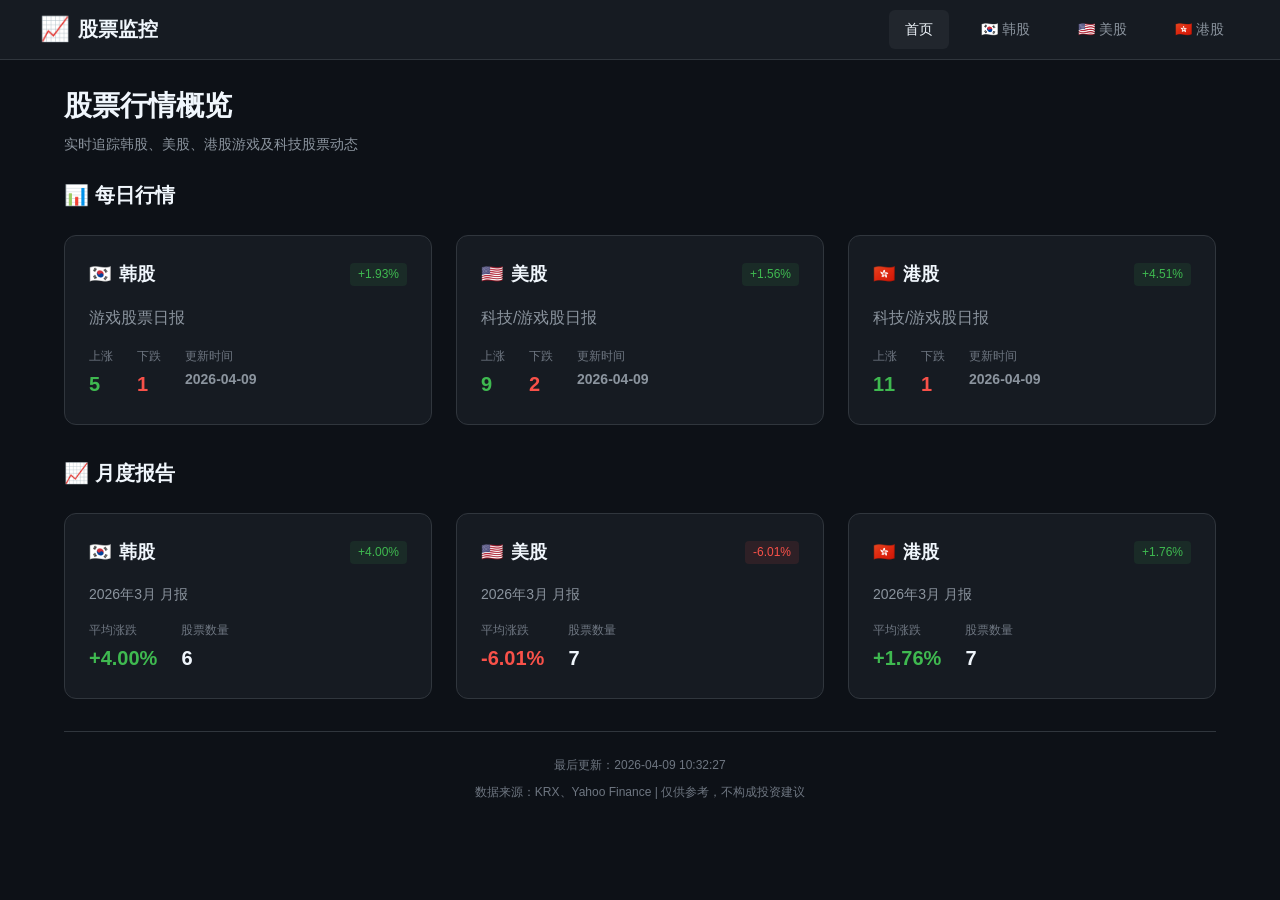
<file: docs/index.html>
<!DOCTYPE html>
<html lang="zh-CN">
<head>
  <meta charset="UTF-8">
  <meta name="viewport" content="width=device-width, initial-scale=1.0">
  <title>股票监控 - 每日行情</title>
  <link rel="stylesheet" href="css/style.css">
  <link rel="icon" href="data:image/svg+xml,<svg xmlns='http://www.w3.org/2000/svg' viewBox='0 0 100 100'><text y='.9em' font-size='90'>📈</text></svg>">
</head>
<body>
  <header class="header">
    <div class="header-content">
      <a href="index.html" class="logo">
        <span class="logo-icon">📈</span>
        <span>股票监控</span>
      </a>
      <nav class="nav">
        <a href="index.html" class="nav-link active">首页</a>
        <a href="kr.html" class="nav-link">🇰🇷 韩股</a>
        <a href="us.html" class="nav-link">🇺🇸 美股</a>
        <a href="hk.html" class="nav-link">🇭🇰 港股</a>
      </nav>
    </div>
  </header>

  <main class="main">
    <h1 class="page-title">股票行情概览</h1>
    <p class="page-subtitle">实时追踪韩股、美股、港股游戏及科技股票动态</p>

    <!-- Shift Up 快讯 -->
    <div id="shiftup-alert" class="alert-section" style="display: none;"></div>

    <!-- 市场日报概览 -->
    <section class="section">
      <h2 class="section-title">📊 每日行情</h2>
      <div id="market-cards" class="market-grid">
        <!-- 骨架屏占位 -->
        <div class="card skeleton" style="height: 180px;"></div>
        <div class="card skeleton" style="height: 180px;"></div>
        <div class="card skeleton" style="height: 180px;"></div>
      </div>
    </section>

    <!-- 月报区域 -->
    <section class="section">
      <h2 class="section-title">📈 月度报告</h2>
      <div id="monthly-cards" class="market-grid">
        <!-- 骨架屏占位 -->
        <div class="card skeleton" style="height: 150px;"></div>
        <div class="card skeleton" style="height: 150px;"></div>
        <div class="card skeleton" style="height: 150px;"></div>
      </div>
    </section>

    <!-- 底部信息 -->
    <footer class="footer">
      <div class="footer-update">
        最后更新：<span id="footer-time">-</span>
      </div>
      <div>数据来源：KRX、Yahoo Finance | 仅供参考，不构成投资建议</div>
    </footer>
  </main>

  <script src="js/main.js"></script>
</body>
</html>
</file>
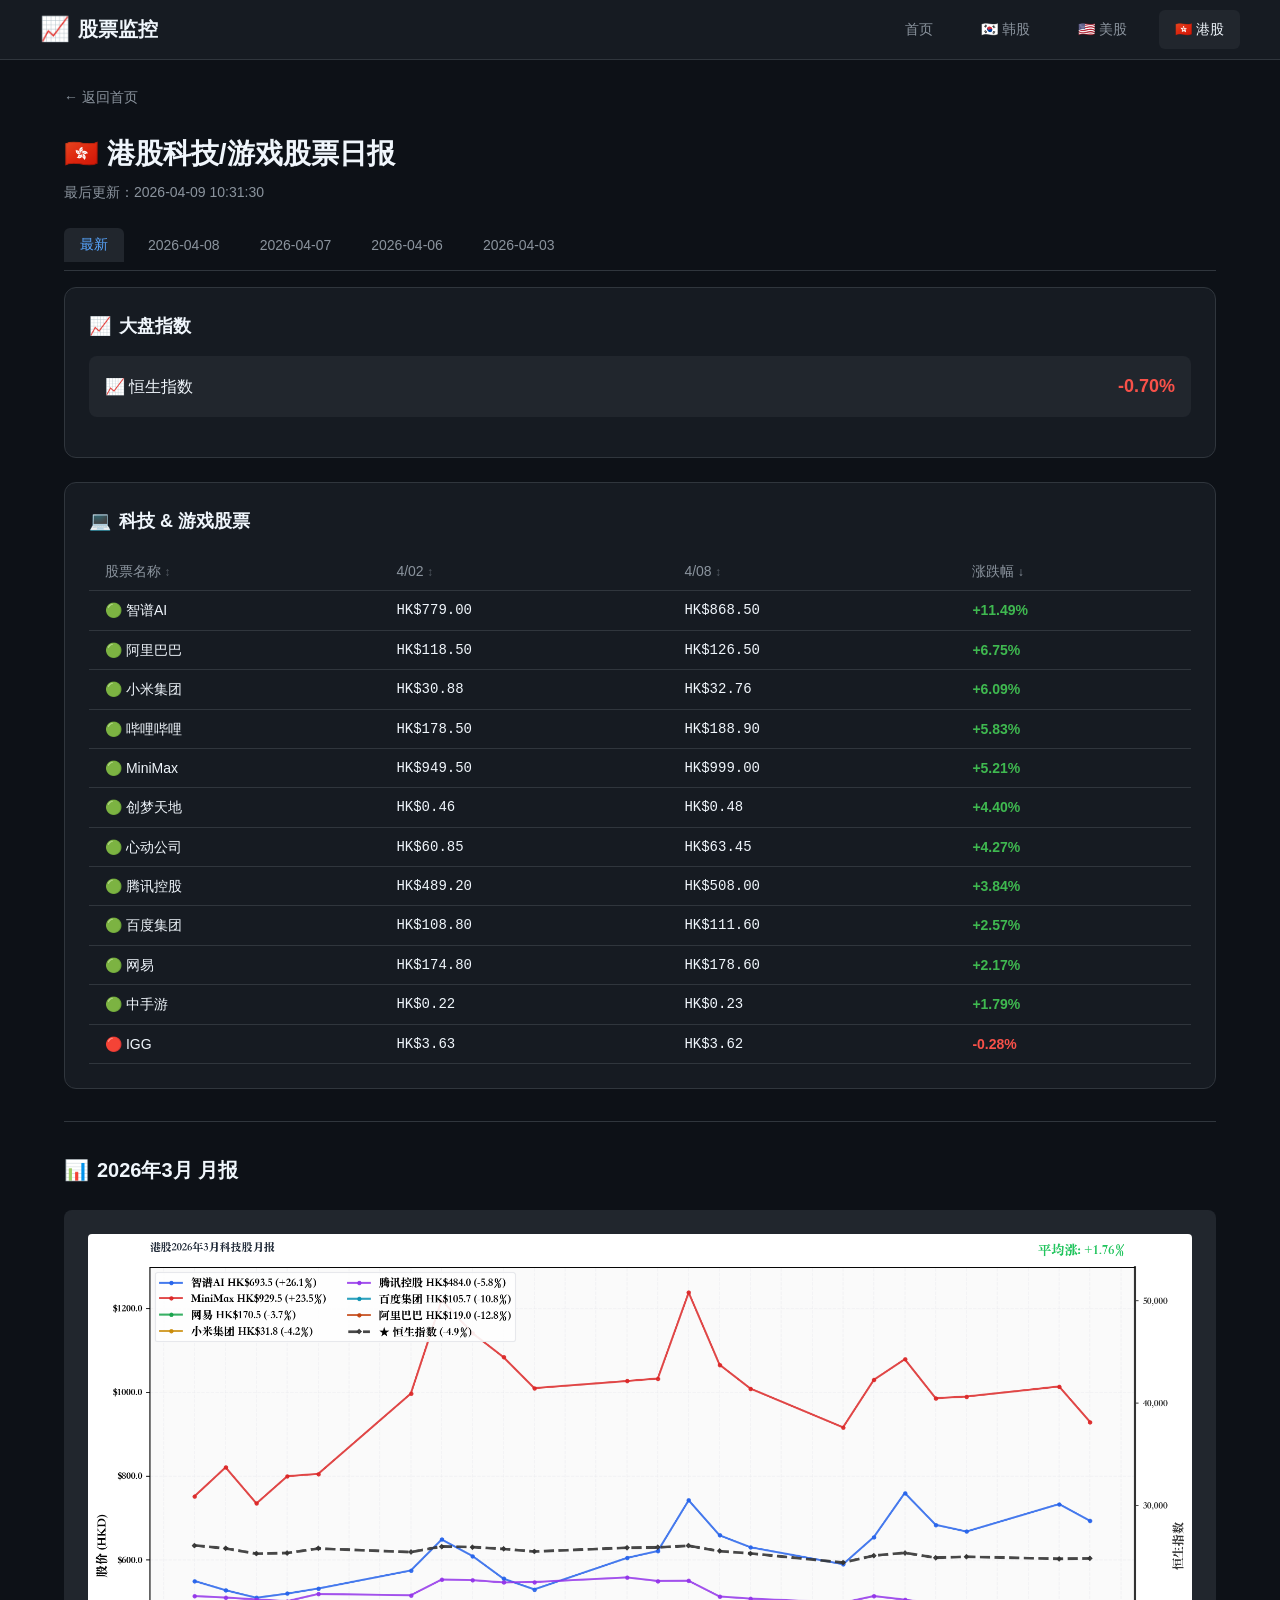
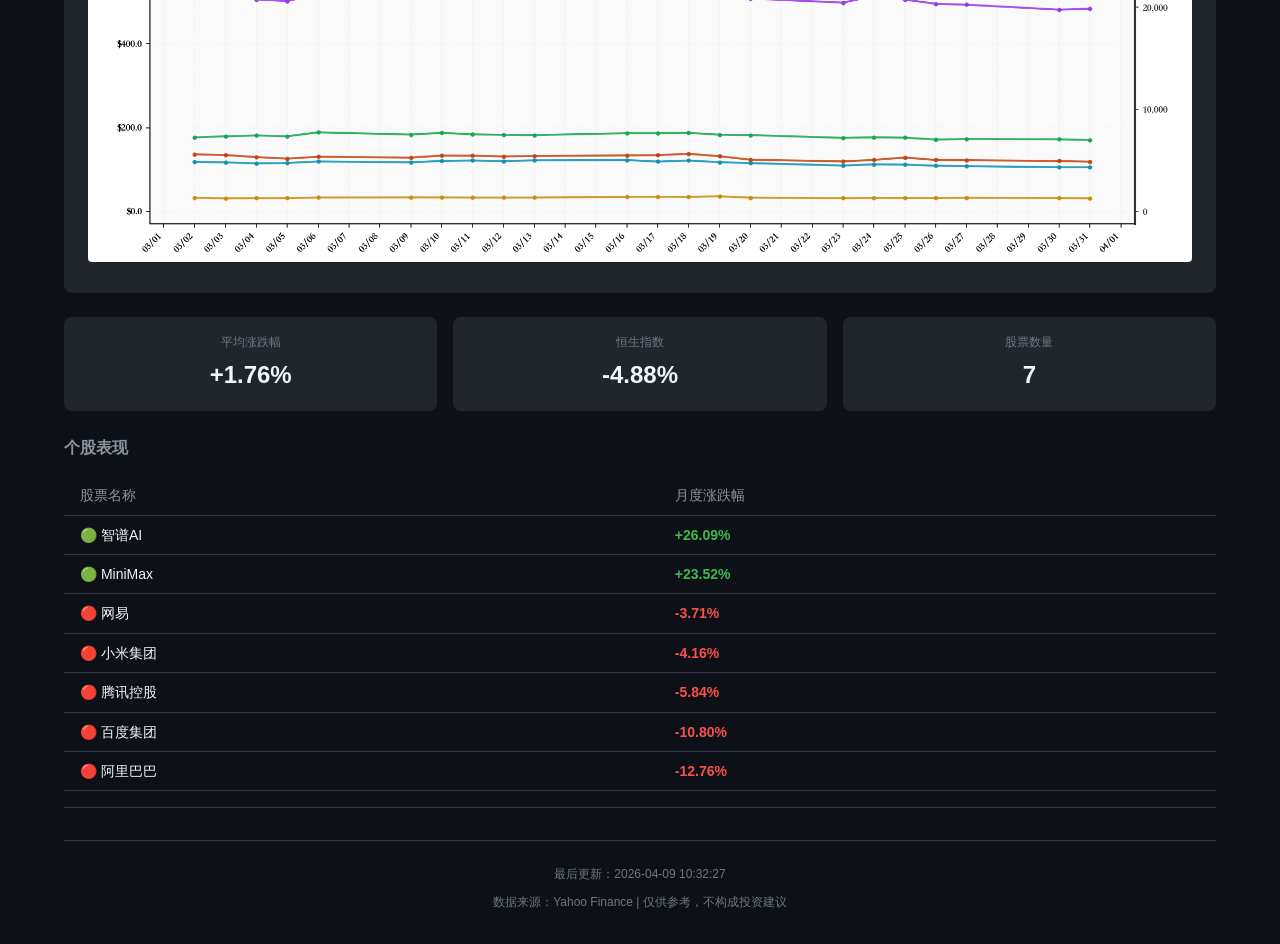
<file: docs/hk.html>
<!DOCTYPE html>
<html lang="zh-CN">
<head>
  <meta charset="UTF-8">
  <meta name="viewport" content="width=device-width, initial-scale=1.0">
  <title>港股日报 - 股票监控</title>
  <link rel="stylesheet" href="css/style.css">
  <link rel="icon" href="data:image/svg+xml,<svg xmlns='http://www.w3.org/2000/svg' viewBox='0 0 100 100'><text y='.9em' font-size='90'>🇭🇰</text></svg>">
</head>
<body>
  <header class="header">
    <div class="header-content">
      <a href="index.html" class="logo">
        <span class="logo-icon">📈</span>
        <span>股票监控</span>
      </a>
      <nav class="nav">
        <a href="index.html" class="nav-link">首页</a>
        <a href="kr.html" class="nav-link">🇰🇷 韩股</a>
        <a href="us.html" class="nav-link">🇺🇸 美股</a>
        <a href="hk.html" class="nav-link active">🇭🇰 港股</a>
      </nav>
    </div>
  </header>

  <main class="main">
    <a href="index.html" class="back-link">← 返回首页</a>
    
    <h1 class="page-title">🇭🇰 港股科技/游戏股票日报</h1>
    <p class="page-subtitle">
      最后更新：<span id="update-time">-</span>
    </p>

    <!-- 休市提醒 -->
    <div id="holiday-notice"></div>

    <!-- 历史数据选项卡 -->
    <div id="history-tabs"></div>

    <!-- 日报内容 -->
    <div class="card fade-in">
      <div class="card-header">
        <div class="card-title">
          <span>📈</span>
          <span>大盘指数</span>
        </div>
      </div>
      <div id="market-index">
        <div class="skeleton" style="height: 60px;"></div>
      </div>
    </div>

    <div class="card fade-in" style="margin-top: var(--spacing-lg);">
      <div class="card-header">
        <div class="card-title">
          <span>💻</span>
          <span>科技 & 游戏股票</span>
        </div>
      </div>
      <div id="stock-table">
        <div class="skeleton" style="height: 300px;"></div>
      </div>
    </div>

    <!-- AI 分析 -->
    <div id="ai-analysis" style="margin-top: var(--spacing-lg);"></div>

    <!-- 月报区块 -->
    <div class="monthly-section">
      <div id="monthly-section">
        <div class="loading">
          <div class="loading-spinner"></div>
          <div style="margin-top: var(--spacing-md);">加载月报数据...</div>
        </div>
      </div>
    </div>

    <!-- 底部信息 -->
    <footer class="footer">
      <div class="footer-update">
        最后更新：<span id="footer-time">-</span>
      </div>
      <div>数据来源：Yahoo Finance | 仅供参考，不构成投资建议</div>
    </footer>
  </main>

  <script src="js/main.js"></script>
</body>
</html>
</file>
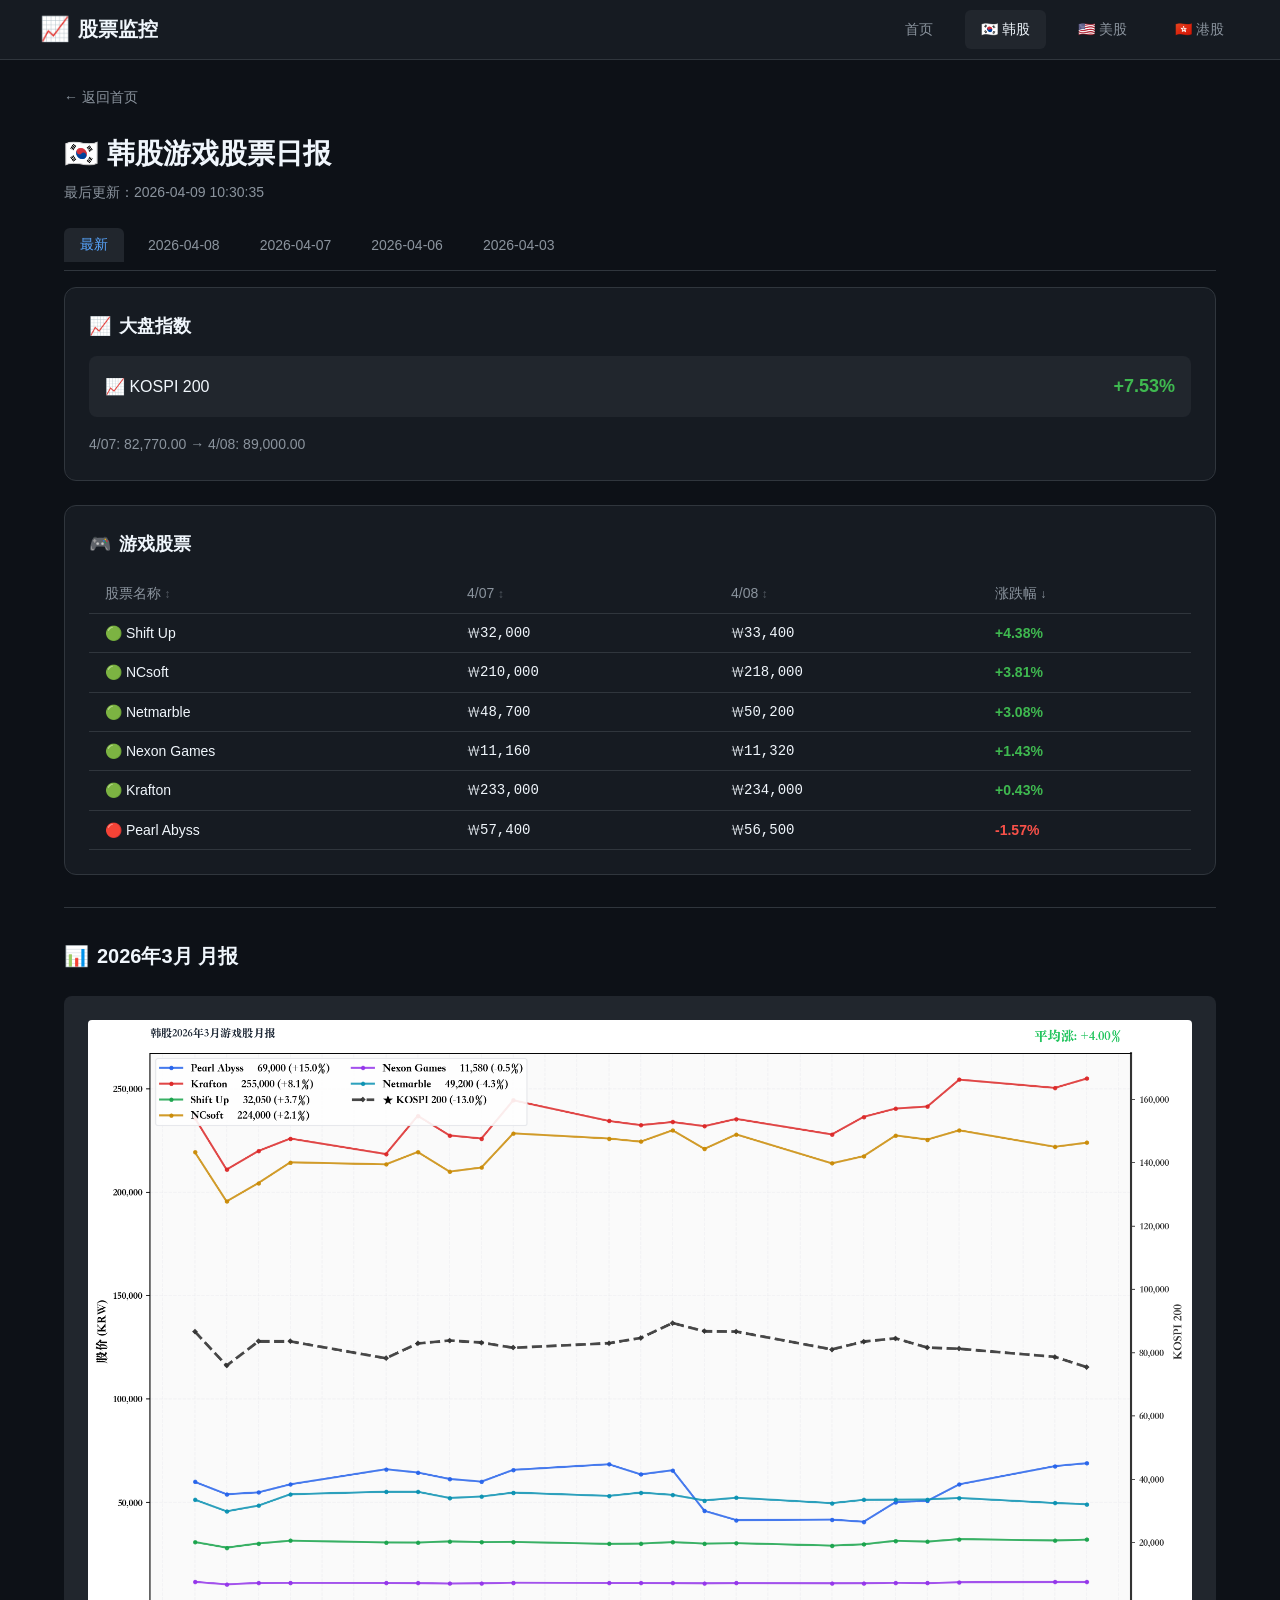
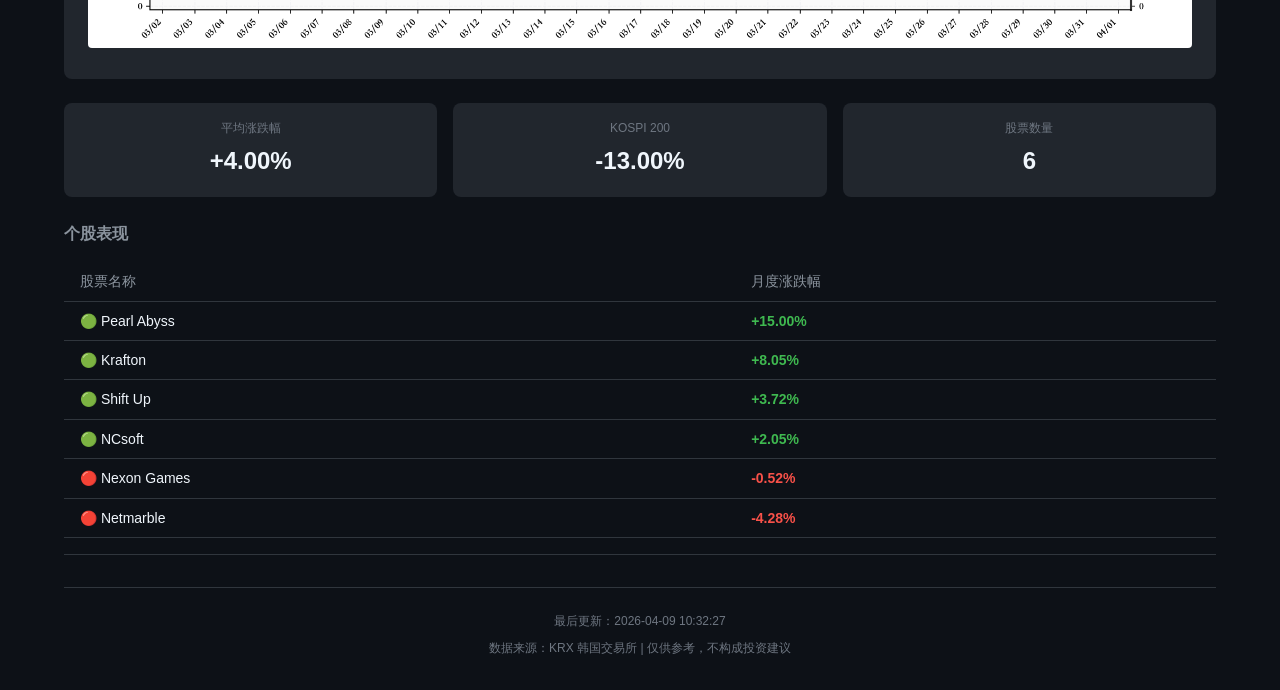
<file: docs/kr.html>
<!DOCTYPE html>
<html lang="zh-CN">
<head>
  <meta charset="UTF-8">
  <meta name="viewport" content="width=device-width, initial-scale=1.0">
  <title>韩股日报 - 股票监控</title>
  <link rel="stylesheet" href="css/style.css">
  <link rel="icon" href="data:image/svg+xml,<svg xmlns='http://www.w3.org/2000/svg' viewBox='0 0 100 100'><text y='.9em' font-size='90'>🇰🇷</text></svg>">
</head>
<body>
  <header class="header">
    <div class="header-content">
      <a href="index.html" class="logo">
        <span class="logo-icon">📈</span>
        <span>股票监控</span>
      </a>
      <nav class="nav">
        <a href="index.html" class="nav-link">首页</a>
        <a href="kr.html" class="nav-link active">🇰🇷 韩股</a>
        <a href="us.html" class="nav-link">🇺🇸 美股</a>
        <a href="hk.html" class="nav-link">🇭🇰 港股</a>
      </nav>
    </div>
  </header>

  <main class="main">
    <a href="index.html" class="back-link">← 返回首页</a>
    
    <h1 class="page-title">🇰🇷 韩股游戏股票日报</h1>
    <p class="page-subtitle">
      最后更新：<span id="update-time">-</span>
    </p>

    <!-- 休市提醒 -->
    <div id="holiday-notice"></div>

    <!-- 历史数据选项卡 -->
    <div id="history-tabs"></div>

    <!-- 日报内容 -->
    <div class="card fade-in">
      <div class="card-header">
        <div class="card-title">
          <span>📈</span>
          <span>大盘指数</span>
        </div>
      </div>
      <div id="market-index">
        <div class="skeleton" style="height: 60px;"></div>
      </div>
    </div>

    <div class="card fade-in" style="margin-top: var(--spacing-lg);">
      <div class="card-header">
        <div class="card-title">
          <span>🎮</span>
          <span>游戏股票</span>
        </div>
      </div>
      <div id="stock-table">
        <div class="skeleton" style="height: 200px;"></div>
      </div>
    </div>

    <!-- AI 分析 -->
    <div id="ai-analysis" style="margin-top: var(--spacing-lg);"></div>

    <!-- 月报区块 -->
    <div class="monthly-section">
      <div id="monthly-section">
        <div class="loading">
          <div class="loading-spinner"></div>
          <div style="margin-top: var(--spacing-md);">加载月报数据...</div>
        </div>
      </div>
    </div>

    <!-- 底部信息 -->
    <footer class="footer">
      <div class="footer-update">
        最后更新：<span id="footer-time">-</span>
      </div>
      <div>数据来源：KRX 韩国交易所 | 仅供参考，不构成投资建议</div>
    </footer>
  </main>

  <script src="js/main.js"></script>
</body>
</html>
</file>
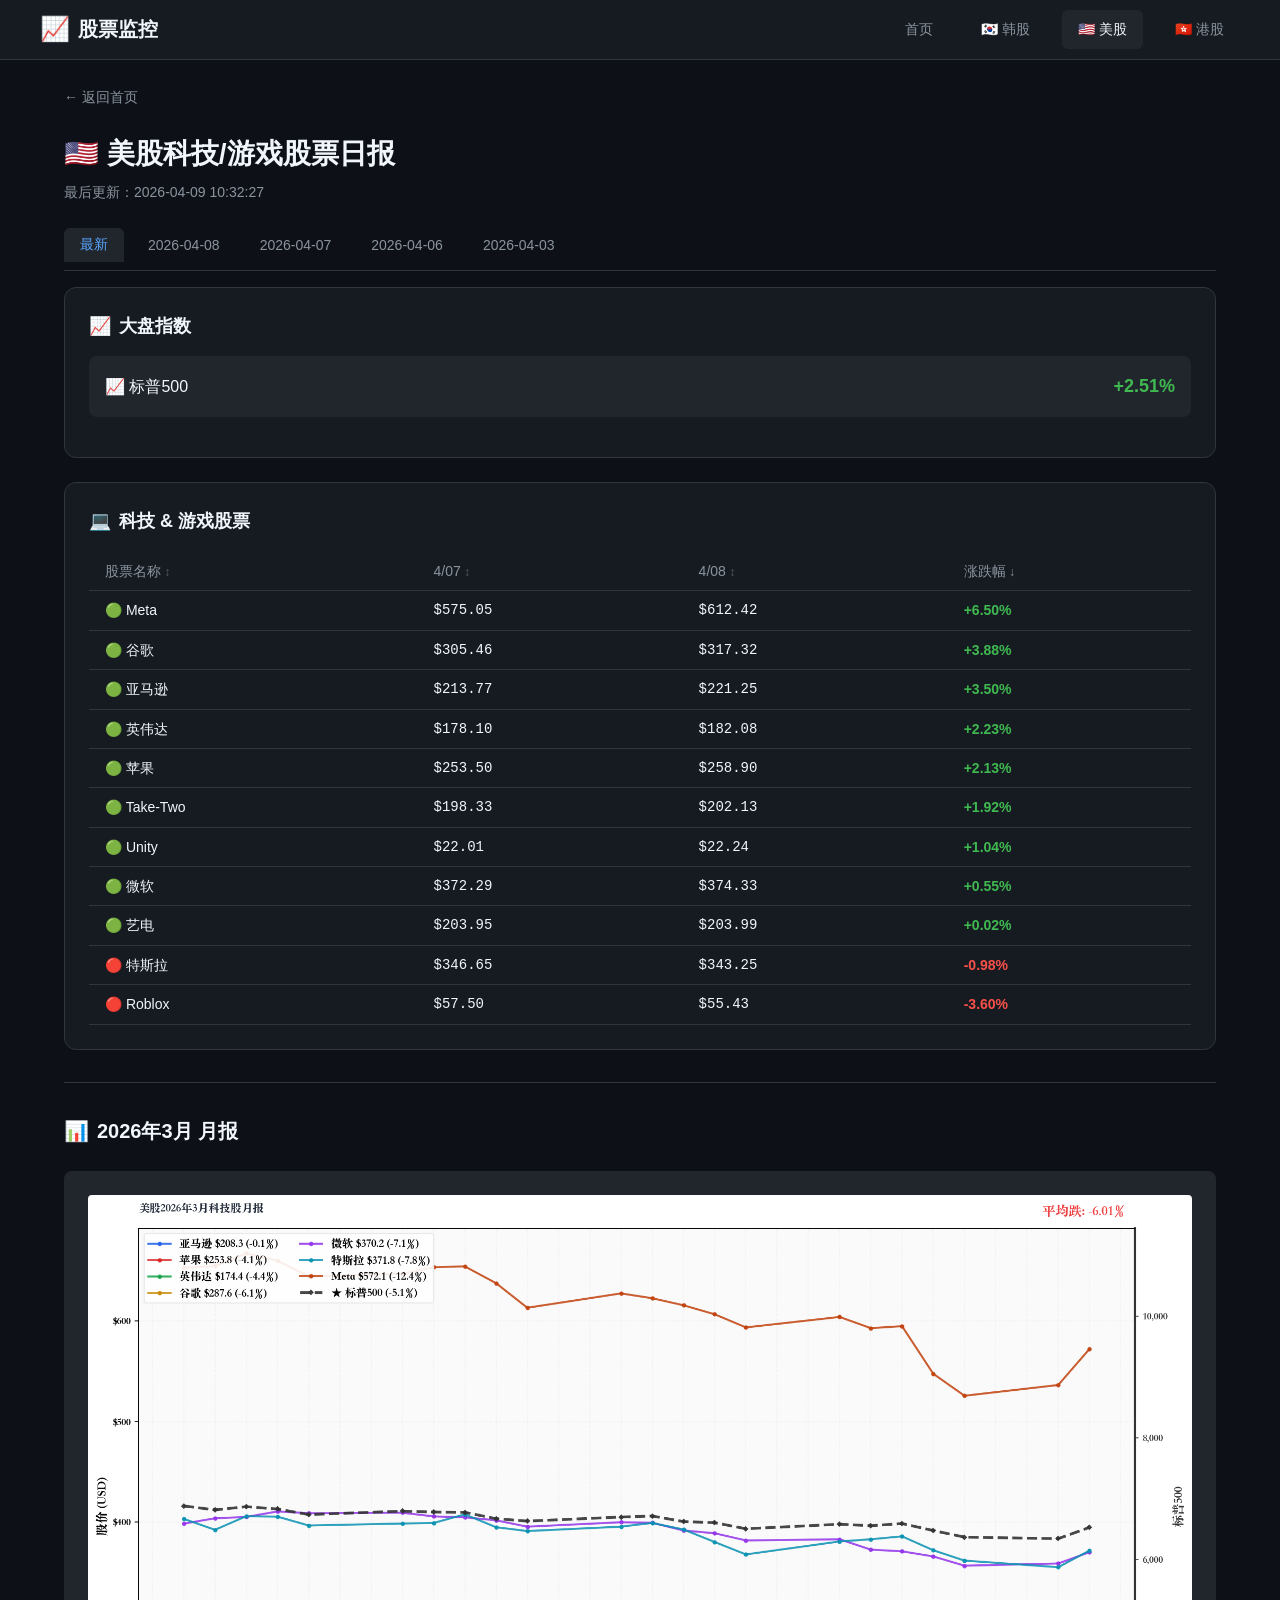
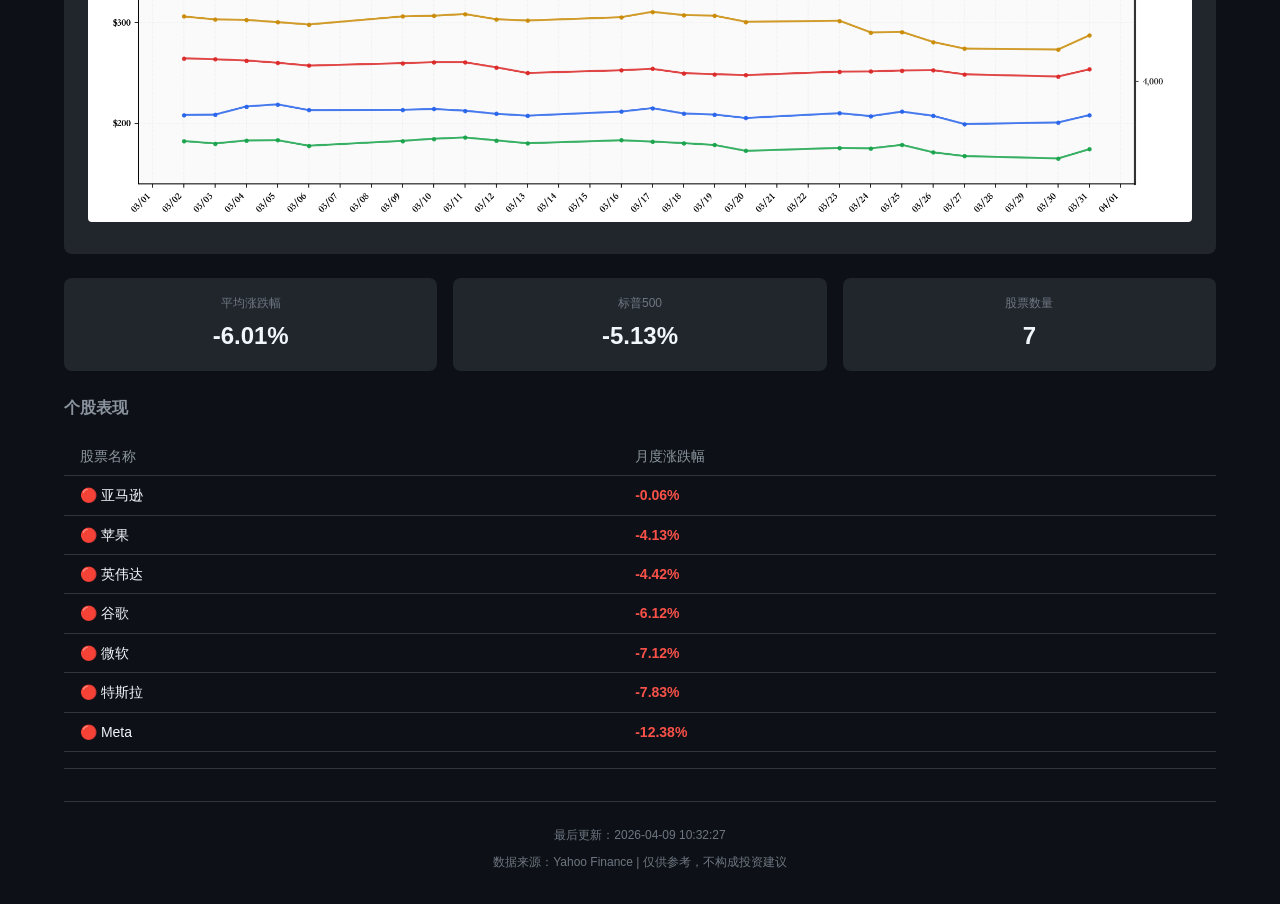
<file: docs/us.html>
<!DOCTYPE html>
<html lang="zh-CN">
<head>
  <meta charset="UTF-8">
  <meta name="viewport" content="width=device-width, initial-scale=1.0">
  <title>美股日报 - 股票监控</title>
  <link rel="stylesheet" href="css/style.css">
  <link rel="icon" href="data:image/svg+xml,<svg xmlns='http://www.w3.org/2000/svg' viewBox='0 0 100 100'><text y='.9em' font-size='90'>🇺🇸</text></svg>">
</head>
<body>
  <header class="header">
    <div class="header-content">
      <a href="index.html" class="logo">
        <span class="logo-icon">📈</span>
        <span>股票监控</span>
      </a>
      <nav class="nav">
        <a href="index.html" class="nav-link">首页</a>
        <a href="kr.html" class="nav-link">🇰🇷 韩股</a>
        <a href="us.html" class="nav-link active">🇺🇸 美股</a>
        <a href="hk.html" class="nav-link">🇭🇰 港股</a>
      </nav>
    </div>
  </header>

  <main class="main">
    <a href="index.html" class="back-link">← 返回首页</a>
    
    <h1 class="page-title">🇺🇸 美股科技/游戏股票日报</h1>
    <p class="page-subtitle">
      最后更新：<span id="update-time">-</span>
    </p>

    <!-- 休市提醒 -->
    <div id="holiday-notice"></div>

    <!-- 历史数据选项卡 -->
    <div id="history-tabs"></div>

    <!-- 日报内容 -->
    <div class="card fade-in">
      <div class="card-header">
        <div class="card-title">
          <span>📈</span>
          <span>大盘指数</span>
        </div>
      </div>
      <div id="market-index">
        <div class="skeleton" style="height: 60px;"></div>
      </div>
    </div>

    <div class="card fade-in" style="margin-top: var(--spacing-lg);">
      <div class="card-header">
        <div class="card-title">
          <span>💻</span>
          <span>科技 & 游戏股票</span>
        </div>
      </div>
      <div id="stock-table">
        <div class="skeleton" style="height: 300px;"></div>
      </div>
    </div>

    <!-- AI 分析 -->
    <div id="ai-analysis" style="margin-top: var(--spacing-lg);"></div>

    <!-- 月报区块 -->
    <div class="monthly-section">
      <div id="monthly-section">
        <div class="loading">
          <div class="loading-spinner"></div>
          <div style="margin-top: var(--spacing-md);">加载月报数据...</div>
        </div>
      </div>
    </div>

    <!-- 底部信息 -->
    <footer class="footer">
      <div class="footer-update">
        最后更新：<span id="footer-time">-</span>
      </div>
      <div>数据来源：Yahoo Finance | 仅供参考，不构成投资建议</div>
    </footer>
  </main>

  <script src="js/main.js"></script>
</body>
</html>
</file>
<file: docs/css/style.css>
/* 
 * 股票监控网页 - 统一样式
 * 采用现代简约金融风格，深色主题
 */

:root {
  /* 颜色变量 */
  --bg-primary: #0d1117;
  --bg-secondary: #161b22;
  --bg-tertiary: #21262d;
  --text-primary: #f0f6fc;
  --text-secondary: #8b949e;
  --text-muted: #6e7681;
  --border-color: #30363d;
  --accent-color: #58a6ff;
  --green-color: #3fb950;
  --red-color: #f85149;
  --green-bg: rgba(63, 185, 80, 0.1);
  --red-bg: rgba(248, 81, 73, 0.1);
  
  /* 尺寸变量 */
  --max-width: 1200px;
  --header-height: 60px;
  --card-radius: 12px;
  --spacing-xs: 4px;
  --spacing-sm: 8px;
  --spacing-md: 16px;
  --spacing-lg: 24px;
  --spacing-xl: 32px;
}

* {
  margin: 0;
  padding: 0;
  box-sizing: border-box;
}

body {
  font-family: -apple-system, BlinkMacSystemFont, 'Segoe UI', 'PingFang SC', 'Hiragino Sans GB', 'Microsoft YaHei', sans-serif;
  background-color: var(--bg-primary);
  color: var(--text-primary);
  line-height: 1.6;
  min-height: 100vh;
}

a {
  color: var(--accent-color);
  text-decoration: none;
  transition: opacity 0.2s;
}

a:hover {
  opacity: 0.8;
}

/* 骨架屏动画 */
@keyframes shimmer {
  0% {
    background-position: -200% 0;
  }
  100% {
    background-position: 200% 0;
  }
}

.skeleton {
  background: linear-gradient(90deg, var(--bg-tertiary) 25%, var(--bg-secondary) 50%, var(--bg-tertiary) 75%);
  background-size: 200% 100%;
  animation: shimmer 1.5s infinite;
  border-radius: 4px;
}

/* 淡入动画 */
@keyframes fadeIn {
  from {
    opacity: 0;
    transform: translateY(10px);
  }
  to {
    opacity: 1;
    transform: translateY(0);
  }
}

.fade-in {
  animation: fadeIn 0.3s ease-out forwards;
}

/* 顶部导航 */
.header {
  position: fixed;
  top: 0;
  left: 0;
  right: 0;
  height: var(--header-height);
  background: var(--bg-secondary);
  border-bottom: 1px solid var(--border-color);
  z-index: 100;
  display: flex;
  align-items: center;
  padding: 0 var(--spacing-lg);
}

.header-content {
  max-width: var(--max-width);
  margin: 0 auto;
  width: 100%;
  display: flex;
  align-items: center;
  justify-content: space-between;
}

.logo {
  display: flex;
  align-items: center;
  gap: var(--spacing-sm);
  font-size: 1.25rem;
  font-weight: 600;
  color: var(--text-primary);
}

.logo-icon {
  font-size: 1.5rem;
}

.nav {
  display: flex;
  gap: var(--spacing-md);
}

.nav-link {
  padding: var(--spacing-sm) var(--spacing-md);
  border-radius: 6px;
  color: var(--text-secondary);
  font-size: 0.875rem;
  font-weight: 500;
  transition: all 0.2s;
}

.nav-link:hover,
.nav-link.active {
  background: var(--bg-tertiary);
  color: var(--text-primary);
}

/* 主内容区域 */
.main {
  max-width: var(--max-width);
  margin: 0 auto;
  padding: calc(var(--header-height) + var(--spacing-lg)) var(--spacing-lg) var(--spacing-xl);
}

/* 页面标题 */
.page-title {
  font-size: 1.75rem;
  font-weight: 600;
  margin-bottom: var(--spacing-xs);
}

.page-subtitle {
  color: var(--text-secondary);
  font-size: 0.875rem;
  margin-bottom: var(--spacing-lg);
}

/* 卡片通用样式 */
.card {
  background: var(--bg-secondary);
  border: 1px solid var(--border-color);
  border-radius: var(--card-radius);
  padding: var(--spacing-lg);
  transition: transform 0.2s, box-shadow 0.2s;
}

.card:hover {
  transform: translateY(-2px);
  box-shadow: 0 8px 24px rgba(0, 0, 0, 0.3);
}

.card-header {
  display: flex;
  align-items: center;
  justify-content: space-between;
  margin-bottom: var(--spacing-md);
}

.card-title {
  font-size: 1.125rem;
  font-weight: 600;
  display: flex;
  align-items: center;
  gap: var(--spacing-sm);
}

.card-badge {
  font-size: 0.75rem;
  padding: 2px 8px;
  border-radius: 4px;
  font-weight: 500;
}

.card-badge.up {
  background: var(--green-bg);
  color: var(--green-color);
}

.card-badge.down {
  background: var(--red-bg);
  color: var(--red-color);
}

/* 市场概览卡片网格 */
.market-grid {
  display: grid;
  grid-template-columns: repeat(auto-fit, minmax(320px, 1fr));
  gap: var(--spacing-lg);
  margin-bottom: var(--spacing-lg);
}

.market-card {
  cursor: pointer;
}

.market-card .market-name {
  font-size: 1rem;
  color: var(--text-secondary);
  margin-bottom: var(--spacing-xs);
}

.market-card .market-stats {
  display: flex;
  gap: var(--spacing-lg);
  margin-top: var(--spacing-md);
}

/* 区域/板块 */
.section {
  margin-bottom: var(--spacing-xl);
}

.section-title {
  font-size: 1.25rem;
  font-weight: 600;
  margin-bottom: var(--spacing-lg);
  display: flex;
  align-items: center;
  gap: var(--spacing-sm);
  color: var(--text-primary);
}

/* 月报卡片 */
.monthly-card {
  cursor: pointer;
}

.monthly-card .market-name {
  font-size: 0.875rem;
  color: var(--text-secondary);
  margin-bottom: var(--spacing-xs);
}

.monthly-card .market-stats {
  display: flex;
  gap: var(--spacing-lg);
  margin-top: var(--spacing-md);
}

.market-stat {
  display: flex;
  flex-direction: column;
}

.market-stat-label {
  font-size: 0.75rem;
  color: var(--text-muted);
  margin-bottom: 2px;
}

.market-stat-value {
  font-size: 1.25rem;
  font-weight: 600;
}

.market-stat-value.up {
  color: var(--green-color);
}

.market-stat-value.down {
  color: var(--red-color);
}

/* 指数卡片 */
.index-card {
  display: flex;
  align-items: center;
  justify-content: space-between;
  padding: var(--spacing-md);
  background: var(--bg-tertiary);
  border-radius: 8px;
  margin-bottom: var(--spacing-md);
}

.index-name {
  font-weight: 500;
}

.index-change {
  font-size: 1.125rem;
  font-weight: 600;
}

.index-change.up {
  color: var(--green-color);
}

.index-change.down {
  color: var(--red-color);
}

/* 股票表格 */
.stock-table {
  width: 100%;
  border-collapse: collapse;
  margin-top: var(--spacing-md);
}

.stock-table th,
.stock-table td {
  padding: var(--spacing-sm) var(--spacing-md);
  text-align: left;
  border-bottom: 1px solid var(--border-color);
}

.stock-table th {
  font-weight: 500;
  color: var(--text-secondary);
  font-size: 0.875rem;
  cursor: pointer;
  user-select: none;
  transition: color 0.2s;
}

.stock-table th:hover {
  color: var(--text-primary);
}

.stock-table th.sortable::after {
  content: ' ↕';
  font-size: 0.75rem;
  opacity: 0.5;
}

.stock-table th.sort-asc::after {
  content: ' ↑';
  opacity: 1;
}

.stock-table th.sort-desc::after {
  content: ' ↓';
  opacity: 1;
}

.stock-table td {
  font-size: 0.875rem;
}

.stock-table tr:hover {
  background: var(--bg-tertiary);
}

.stock-table .stock-name {
  font-weight: 500;
}

.stock-table .stock-price {
  font-family: 'SF Mono', 'Consolas', monospace;
}

.stock-table .stock-change {
  font-weight: 600;
}

.stock-table .stock-change.up {
  color: var(--green-color);
}

.stock-table .stock-change.down {
  color: var(--red-color);
}

/* AI 分析折叠面板 */
.ai-panel {
  margin-top: var(--spacing-lg);
  border: 1px solid var(--border-color);
  border-radius: 8px;
  overflow: hidden;
}

.ai-panel-header {
  display: flex;
  align-items: center;
  justify-content: space-between;
  padding: var(--spacing-md);
  background: var(--bg-tertiary);
  cursor: pointer;
  user-select: none;
}

.ai-panel-header:hover {
  background: rgba(255, 255, 255, 0.05);
}

.ai-panel-title {
  display: flex;
  align-items: center;
  gap: var(--spacing-sm);
  font-weight: 500;
}

.ai-panel-toggle {
  color: var(--text-secondary);
  transition: transform 0.3s;
}

.ai-panel.open .ai-panel-toggle {
  transform: rotate(180deg);
}

.ai-panel-content {
  max-height: 0;
  overflow: hidden;
  transition: max-height 0.3s ease-out;
}

.ai-panel.open .ai-panel-content {
  max-height: 2000px;
}

.ai-panel-body {
  padding: var(--spacing-lg);
  line-height: 1.8;
  color: var(--text-secondary);
}

.ai-panel-body p {
  margin-bottom: var(--spacing-md);
}

/* AI 分析表格样式 */
.ai-table {
  width: 100%;
  border-collapse: collapse;
  margin: var(--spacing-md) 0;
  font-size: 0.875rem;
}

.ai-table th,
.ai-table td {
  padding: var(--spacing-sm) var(--spacing-md);
  text-align: left;
  border: 1px solid var(--border-color);
  vertical-align: top;
}

.ai-table th {
  background: var(--bg-tertiary);
  font-weight: 600;
  color: var(--text-primary);
  white-space: nowrap;
}

.ai-table td {
  background: var(--bg-secondary);
  color: var(--text-secondary);
  line-height: 1.6;
}

.ai-table tr:hover td {
  background: var(--bg-tertiary);
}

/* AI 免责声明 */
.ai-disclaimer {
  margin-top: var(--spacing-lg);
  padding: var(--spacing-md);
  background: rgba(255, 193, 7, 0.1);
  border-left: 3px solid #ffc107;
  color: #ffc107;
  font-size: 0.8rem;
  line-height: 1.6;
}

/* 月报内容样式 */
.monthly-analysis-content,
.monthly-news-content {
  background: var(--bg-tertiary);
  padding: var(--spacing-md);
  border-radius: 8px;
  color: var(--text-secondary);
  line-height: 1.8;
}

.monthly-section {
  margin-bottom: var(--spacing-lg);
  padding-bottom: var(--spacing-md);
  border-bottom: 1px solid var(--border-color);
}

.monthly-section:last-child {
  margin-bottom: 0;
  padding-bottom: 0;
  border-bottom: none;
}

.monthly-section-title {
  font-size: 1rem;
  font-weight: 600;
  color: var(--text-primary);
  margin-bottom: var(--spacing-sm);
  padding-bottom: var(--spacing-xs);
}

.monthly-section-body {
  color: var(--text-secondary);
}

.monthly-section-body p {
  margin-bottom: var(--spacing-sm);
}

.monthly-item {
  margin-bottom: var(--spacing-xs);
  padding-left: var(--spacing-sm);
}

.monthly-company-item {
  margin-bottom: var(--spacing-md);
  padding: var(--spacing-sm);
  background: var(--bg-secondary);
  border-radius: 4px;
  border-left: 3px solid var(--primary-color);
}

.monthly-company-item strong {
  color: var(--text-primary);
}

/* 月报区块 */
.monthly-section {
  margin-top: var(--spacing-xl);
  padding-top: var(--spacing-xl);
  border-top: 1px solid var(--border-color);
}

.monthly-section .section-title {
  font-size: 1.25rem;
  font-weight: 600;
  margin-bottom: var(--spacing-lg);
  display: flex;
  align-items: center;
  gap: var(--spacing-sm);
}

.monthly-chart {
  background: var(--bg-tertiary);
  border-radius: 8px;
  padding: var(--spacing-lg);
  margin-bottom: var(--spacing-lg);
}

.monthly-chart img {
  width: 100%;
  height: auto;
  border-radius: 4px;
}

.monthly-summary {
  display: grid;
  grid-template-columns: repeat(auto-fit, minmax(200px, 1fr));
  gap: var(--spacing-md);
  margin-top: var(--spacing-lg);
}

.monthly-stat {
  background: var(--bg-tertiary);
  padding: var(--spacing-md);
  border-radius: 8px;
  text-align: center;
}

.monthly-stat-label {
  font-size: 0.75rem;
  color: var(--text-muted);
  margin-bottom: var(--spacing-xs);
}

.monthly-stat-value {
  font-size: 1.5rem;
  font-weight: 600;
}

/* Shift Up 快讯区域 */
.alert-section {
  background: var(--bg-secondary);
  border: 1px solid var(--border-color);
  border-radius: var(--card-radius);
  padding: var(--spacing-lg);
  margin-bottom: var(--spacing-xl);
}

.alert-section.highlight {
  border-color: var(--accent-color);
  box-shadow: 0 0 20px rgba(88, 166, 255, 0.1);
}

.alert-section.alert-up {
  border-color: var(--green-color);
  background: linear-gradient(to right, var(--green-bg), transparent);
}

.alert-section.alert-down {
  border-color: var(--red-color);
  background: linear-gradient(to right, var(--red-bg), transparent);
}

.alert-title {
  font-size: 1rem;
  font-weight: 600;
  margin-bottom: var(--spacing-sm);
  display: flex;
  align-items: center;
  gap: var(--spacing-sm);
}

.alert-content {
  color: var(--text-secondary);
  font-size: 0.875rem;
}

.alert-change {
  font-size: 1.75rem;
  font-weight: 700;
  margin: var(--spacing-md) 0;
}

.alert-change.up {
  color: var(--green-color);
}

.alert-change.down {
  color: var(--red-color);
}

/* 底部信息 */
.footer {
  margin-top: var(--spacing-xl);
  padding-top: var(--spacing-lg);
  border-top: 1px solid var(--border-color);
  text-align: center;
  color: var(--text-muted);
  font-size: 0.75rem;
}

.footer-update {
  margin-bottom: var(--spacing-sm);
}

/* 返回按钮 */
.back-link {
  display: inline-flex;
  align-items: center;
  gap: var(--spacing-xs);
  color: var(--text-secondary);
  font-size: 0.875rem;
  margin-bottom: var(--spacing-lg);
  transition: color 0.2s;
}

.back-link:hover {
  color: var(--accent-color);
}

/* 加载状态 */
.loading {
  display: flex;
  flex-direction: column;
  align-items: center;
  justify-content: center;
  padding: var(--spacing-xl);
  color: var(--text-secondary);
}

.loading-spinner {
  width: 40px;
  height: 40px;
  border: 3px solid var(--border-color);
  border-top-color: var(--accent-color);
  border-radius: 50%;
  animation: spin 1s linear infinite;
}

@keyframes spin {
  to {
    transform: rotate(360deg);
  }
}

/* 空状态 */
.empty-state {
  text-align: center;
  padding: var(--spacing-xl);
  color: var(--text-muted);
}

.empty-state-icon {
  font-size: 3rem;
  margin-bottom: var(--spacing-md);
}

/* 响应式设计 */
@media (max-width: 768px) {
  .header-content {
    flex-direction: column;
    gap: var(--spacing-sm);
    padding: var(--spacing-sm) 0;
  }
  
  .header {
    height: auto;
    padding: var(--spacing-sm) var(--spacing-md);
  }
  
  .main {
    padding-top: calc(100px + var(--spacing-lg));
  }
  
  .nav {
    flex-wrap: wrap;
    justify-content: center;
  }
  
  .market-grid {
    grid-template-columns: 1fr;
  }
  
  .stock-table {
    font-size: 0.8rem;
  }
  
  .stock-table th,
  .stock-table td {
    padding: var(--spacing-xs) var(--spacing-sm);
  }
}

/* 历史数据选项卡 */
.history-tabs {
  display: flex;
  gap: var(--spacing-sm);
  margin-bottom: var(--spacing-md);
  border-bottom: 1px solid var(--border-color);
  padding-bottom: var(--spacing-sm);
}

.history-tab {
  padding: var(--spacing-sm) var(--spacing-md);
  border-radius: 6px 6px 0 0;
  cursor: pointer;
  color: var(--text-secondary);
  font-size: 0.875rem;
  transition: all 0.2s;
  border: none;
  background: none;
}

.history-tab:hover {
  color: var(--text-primary);
  background: var(--bg-tertiary);
}

.history-tab.active {
  color: var(--accent-color);
  background: var(--bg-tertiary);
  font-weight: 500;
}

/* 标签样式 */
.tag {
  display: inline-flex;
  align-items: center;
  gap: 4px;
  padding: 2px 8px;
  border-radius: 4px;
  font-size: 0.75rem;
  font-weight: 500;
}

.tag-holiday {
  background: rgba(255, 193, 7, 0.2);
  color: #ffc107;
}

.tag-latest {
  background: rgba(88, 166, 255, 0.2);
  color: var(--accent-color);
}
</file>
